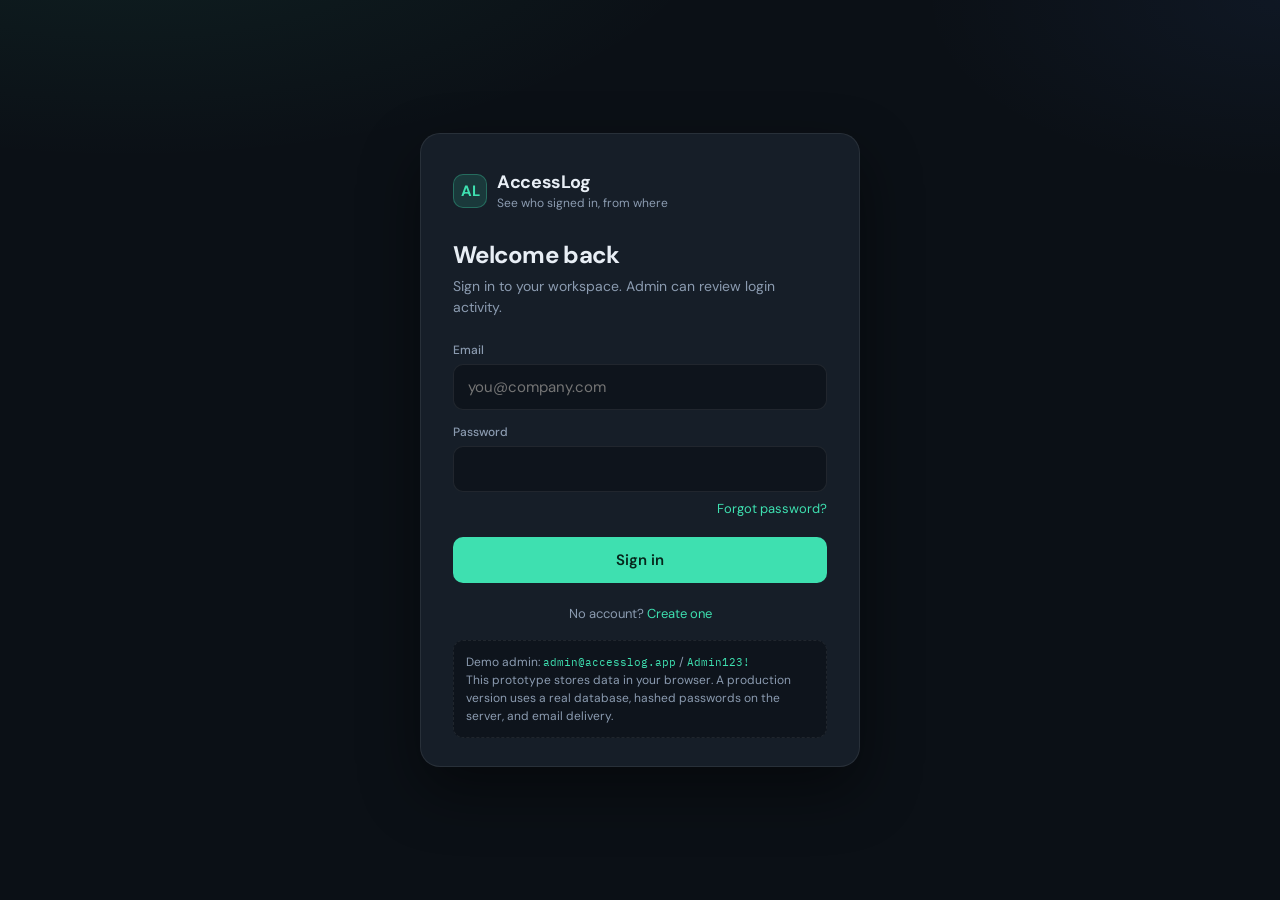
<file: index.html>
<!DOCTYPE html>
<html lang="en">
<head>
  <meta charset="UTF-8" />
  <meta name="viewport" content="width=device-width, initial-scale=1" />
  <title>Sign in · AccessLog</title>
  <link rel="preconnect" href="https://fonts.googleapis.com" />
  <link href="https://fonts.googleapis.com/css2?family=DM+Sans:wght@400;500;600;700&family=IBM+Plex+Mono:wght@400;500&display=swap" rel="stylesheet" />
  <link rel="stylesheet" href="css/style.css" />
</head>
<body>
  <div class="wrap">
    <div class="auth-card">
      <div class="brand">
        <div class="logo">AL</div>
        <div>
          <h1>AccessLog</h1>
          <p>See who signed in, from where</p>
        </div>
      </div>
      <h2>Welcome back</h2>
      <p class="lede">Sign in to your workspace. Admin can review login activity.</p>
      <div id="alert" class="alert"></div>
      <form id="form">
        <label for="email">Email</label>
        <input id="email" type="email" autocomplete="username" required placeholder="you@company.com" />
        <label for="password">Password</label>
        <input id="password" type="password" autocomplete="current-password" required />
        <div class="row-between">
          <span></span>
          <a href="forgot.html" style="font-size:13px">Forgot password?</a>
        </div>
        <button class="btn" type="submit" id="submit">Sign in</button>
      </form>
      <p class="foot">No account? <a href="register.html">Create one</a></p>
      <div class="demo-note">
        Demo admin: <code>admin@accesslog.app</code> / <code>Admin123!</code><br />
        This prototype stores data in your browser. A production version uses a real database, hashed passwords on the server, and email delivery.
      </div>
    </div>
  </div>
  <script src="js/auth.js"></script>
  <script>
    if (getSession()) location.href = "dashboard.html";

    document.getElementById("form").addEventListener("submit", async (e) => {
      e.preventDefault();
      const alert = document.getElementById("alert");
      const btn = document.getElementById("submit");
      const email = document.getElementById("email").value.trim().toLowerCase();
      const password = document.getElementById("password").value;
      btn.disabled = true;
      btn.textContent = "Checking…";
      await ensureSeed();
      const users = loadUsers();
      const user = users.find(u => u.email === email);
      const hash = await sha256(password);
      const geo = await lookupGeo();
      const ok = user && user.passwordHash === hash;
      addLog({
        email,
        name: user ? user.name : "Unknown",
        success: !!ok,
        action: "login",
        ip: geo.ip,
        city: geo.city,
        region: geo.region,
        country: geo.country,
        isp: geo.isp,
        userAgent: navigator.userAgent
      });
      if (!ok) {
        showAlert(alert, "error", "Invalid email or password.");
        btn.disabled = false;
        btn.textContent = "Sign in";
        return;
      }
      setSession(user);
      location.href = user.role === "admin" ? "admin.html" : "dashboard.html";
    });
  </script>
</body>
</html>
</file>
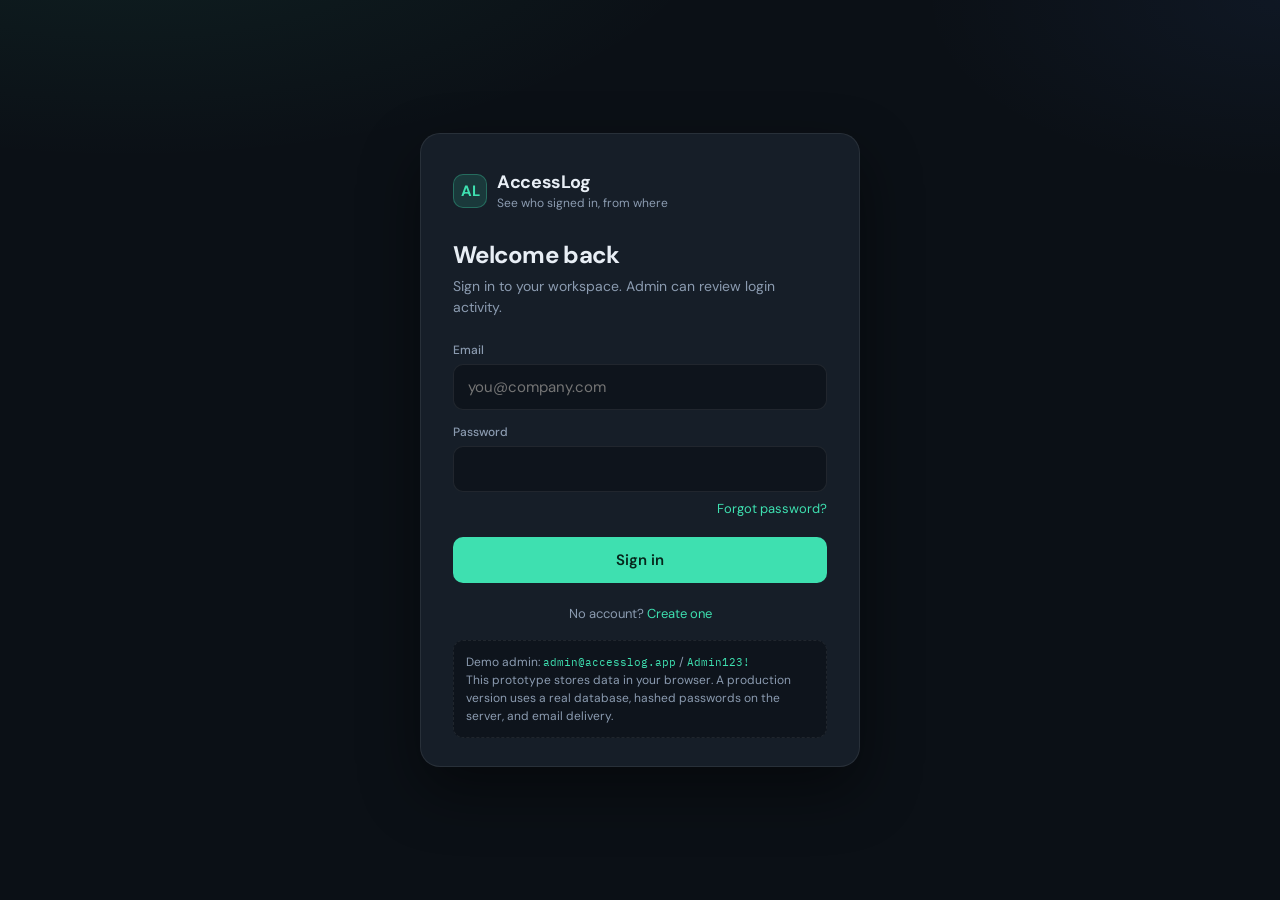
<file: admin.html>
<!DOCTYPE html>
<html lang="en">
<head>
  <meta charset="UTF-8" />
  <meta name="viewport" content="width=device-width, initial-scale=1" />
  <title>Admin · AccessLog</title>
  <link rel="preconnect" href="https://fonts.googleapis.com" />
  <link href="https://fonts.googleapis.com/css2?family=DM+Sans:wght@400;500;600;700&family=IBM+Plex+Mono:wght@400;500&display=swap" rel="stylesheet" />
  <link rel="stylesheet" href="css/style.css" />
</head>
<body>
  <div class="app">
    <aside class="sidebar">
      <div class="brand" style="margin-bottom:22px">
        <div class="logo">AL</div>
        <div>
          <h1>AccessLog</h1>
          <p>Admin</p>
        </div>
      </div>
      <nav class="nav">
        <a href="dashboard.html">Overview</a>
        <a class="active" href="admin.html">Sign-in board</a>
      </nav>
      <div class="spacer"></div>
      <button class="btn btn-ghost" id="logout" style="margin-top:0">Sign out</button>
    </aside>
    <main class="main">
      <div class="topbar">
        <div>
          <h2>Who signed in</h2>
          <p class="who">Live activity from this browser store — who, what, where, when.</p>
        </div>
        <button class="btn btn-ghost" id="clear" style="width:auto;margin:0">Clear logs</button>
      </div>
      <div class="stats">
        <div class="stat"><div class="k">Accounts</div><div class="v" id="usersN">0</div></div>
        <div class="stat"><div class="k">Events</div><div class="v" id="eventsN">0</div></div>
        <div class="stat"><div class="k">Successful logins</div><div class="v" id="okN">0</div></div>
        <div class="stat"><div class="k">Failed attempts</div><div class="v" id="failN">0</div></div>
      </div>

      <div class="panel" style="margin-bottom:18px">
        <div class="panel-h"><h3>Accounts</h3></div>
        <div id="usersWrap"></div>
      </div>

      <div class="panel">
        <div class="panel-h">
          <h3>Activity log</h3>
          <input id="filter" placeholder="Filter by email or city…" style="width:220px;padding:8px 10px;font-size:13px" />
        </div>
        <div id="logsWrap"></div>
      </div>
    </main>
  </div>
  <script src="js/auth.js"></script>
  <script>
    const session = requireAuth("admin");
    if (!session) throw new Error("redirect");
    document.getElementById("logout").onclick = () => { clearSession(); location.href = "index.html"; };
    document.getElementById("clear").onclick = () => {
      if (confirm("Clear all activity logs on this device?")) {
        saveLogs([]);
        render();
      }
    };

    function render() {
      const users = loadUsers();
      const logs = loadLogs();
      document.getElementById("usersN").textContent = users.length;
      document.getElementById("eventsN").textContent = logs.length;
      document.getElementById("okN").textContent = logs.filter(l => l.action === "login" && l.success).length;
      document.getElementById("failN").textContent = logs.filter(l => l.action === "login" && !l.success).length;

      document.getElementById("usersWrap").innerHTML = `
        <table>
          <thead><tr><th>Name</th><th>Email</th><th>Role</th><th>Created</th></tr></thead>
          <tbody>
            ${users.map(u => `<tr>
              <td>${u.name}</td>
              <td class="mono">${u.email}</td>
              <td><span class="pill ${u.role === "admin" ? "admin" : "ok"}">${u.role}</span></td>
              <td>${fmt(u.createdAt)}</td>
            </tr>`).join("")}
          </tbody>
        </table>`;

      const q = (document.getElementById("filter").value || "").toLowerCase();
      const filtered = logs.filter(l =>
        !q || (l.email || "").includes(q) || (l.city || "").toLowerCase().includes(q) || (l.country || "").toLowerCase().includes(q)
      );
      document.getElementById("logsWrap").innerHTML = filtered.length ? `
        <table>
          <thead><tr><th>When</th><th>Who</th><th>What</th><th>Status</th><th>Where</th><th>IP</th></tr></thead>
          <tbody>
            ${filtered.slice(0, 80).map(l => `<tr>
              <td>${fmt(l.ts)}</td>
              <td>${l.name || "—"}<br><span class="mono">${l.email}</span></td>
              <td>${(l.action || "").replace("_", " ")}</td>
              <td><span class="pill ${l.success ? "ok" : "fail"}">${l.success ? "ok" : "failed"}</span></td>
              <td>${[l.city, l.region, l.country].filter(Boolean).join(", ") || "—"}</td>
              <td class="mono">${l.ip || "—"}</td>
            </tr>`).join("")}
          </tbody>
        </table>` : `<div class="empty">No matching events.</div>`;
    }

    document.getElementById("filter").addEventListener("input", render);
    render();
  </script>
</body>
</html>
</file>
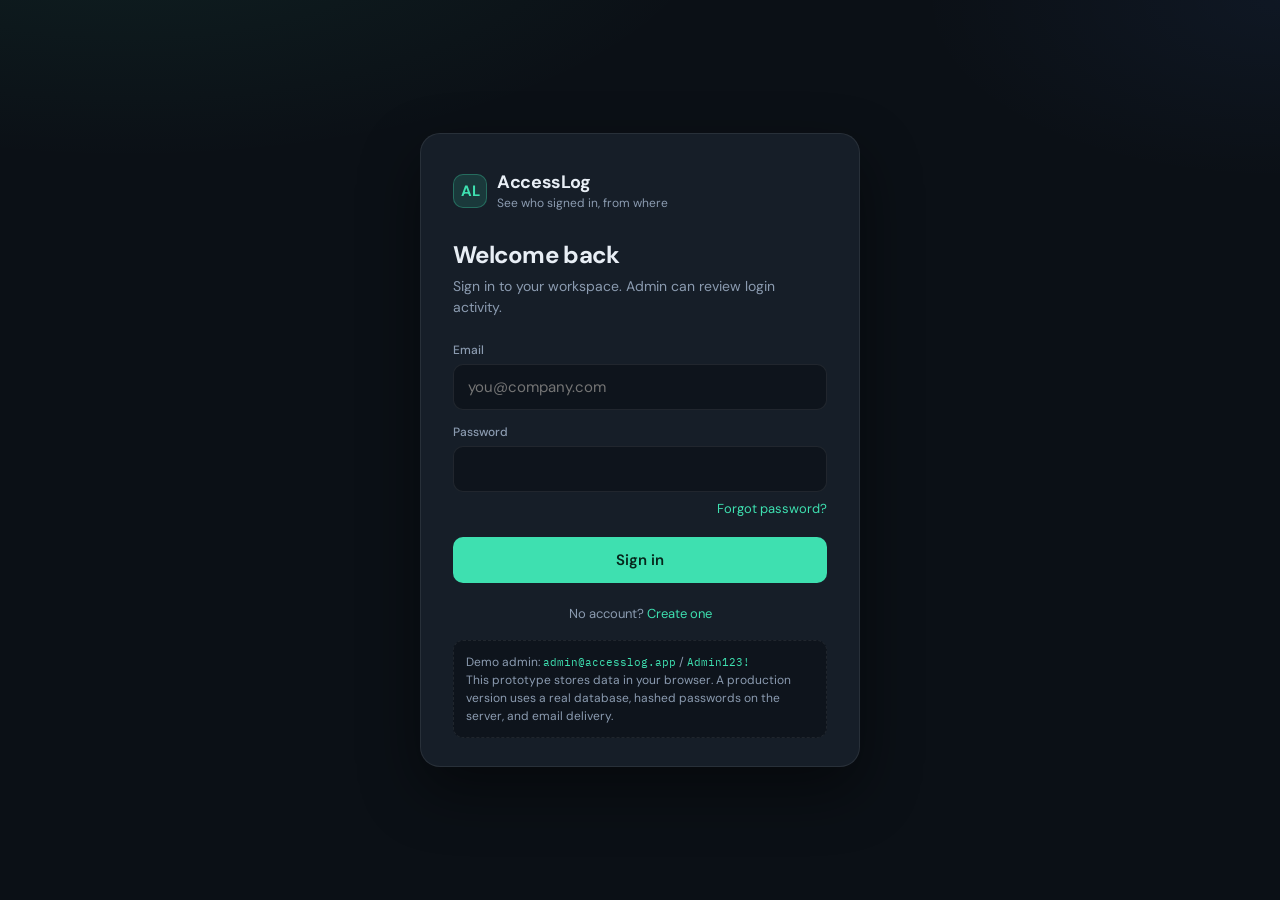
<file: dashboard.html>
<!DOCTYPE html>
<html lang="en">
<head>
  <meta charset="UTF-8" />
  <meta name="viewport" content="width=device-width, initial-scale=1" />
  <title>Dashboard · AccessLog</title>
  <link rel="preconnect" href="https://fonts.googleapis.com" />
  <link href="https://fonts.googleapis.com/css2?family=DM+Sans:wght@400;500;600;700&family=IBM+Plex+Mono:wght@400;500&display=swap" rel="stylesheet" />
  <link rel="stylesheet" href="css/style.css" />
</head>
<body>
  <div class="app">
    <aside class="sidebar">
      <div class="brand" style="margin-bottom:22px">
        <div class="logo">AL</div>
        <div>
          <h1>AccessLog</h1>
          <p>Member</p>
        </div>
      </div>
      <nav class="nav">
        <a class="active" href="dashboard.html">Overview</a>
        <a href="admin.html" id="adminLink" style="display:none">Admin board</a>
      </nav>
      <div class="spacer"></div>
      <button class="btn btn-ghost" id="logout" style="margin-top:0">Sign out</button>
    </aside>
    <main class="main">
      <div class="topbar">
        <div>
          <h2 id="hello">Dashboard</h2>
          <p class="who" id="who"></p>
        </div>
      </div>
      <div class="stats">
        <div class="stat"><div class="k">Your role</div><div class="v" id="role">—</div></div>
        <div class="stat"><div class="k">Your logins</div><div class="v" id="count">0</div></div>
        <div class="stat"><div class="k">Last location</div><div class="v" id="loc" style="font-size:16px">—</div></div>
        <div class="stat"><div class="k">Account</div><div class="v" id="since" style="font-size:16px">—</div></div>
      </div>
      <div class="panel">
        <div class="panel-h"><h3>Your recent activity</h3></div>
        <div id="tablewrap"></div>
      </div>
    </main>
  </div>
  <script src="js/auth.js"></script>
  <script>
    const session = requireAuth();
    if (!session) throw new Error("redirect");
    document.getElementById("hello").textContent = "Hello, " + session.name.split(" ")[0];
    document.getElementById("who").textContent = session.email;
    document.getElementById("role").textContent = session.role;
    if (session.role === "admin") document.getElementById("adminLink").style.display = "flex";
    document.getElementById("logout").onclick = () => { clearSession(); location.href = "index.html"; };

    const users = loadUsers();
    const me = users.find(u => u.id === session.id);
    if (me) document.getElementById("since").textContent = new Date(me.createdAt).toLocaleDateString();

    const mine = loadLogs().filter(l => l.email === session.email);
    document.getElementById("count").textContent = mine.filter(l => l.action === "login" && l.success).length;
    const last = mine[0];
    document.getElementById("loc").textContent = last ? (last.city + ", " + last.country) : "—";

    const rows = mine.slice(0, 20).map(l => `
      <tr>
        <td>${fmt(l.ts)}</td>
        <td>${l.action.replace("_", " ")}</td>
        <td><span class="pill ${l.success ? "ok" : "fail"}">${l.success ? "ok" : "failed"}</span></td>
        <td>${l.city || "—"}, ${l.country || "—"}</td>
        <td class="mono">${l.ip || "—"}</td>
      </tr>`).join("");
    document.getElementById("tablewrap").innerHTML = mine.length ? `
      <table>
        <thead><tr><th>When</th><th>What</th><th>Status</th><th>Where</th><th>IP</th></tr></thead>
        <tbody>${rows}</tbody>
      </table>` : `<div class="empty">No activity yet.</div>`;
  </script>
</body>
</html>
</file>
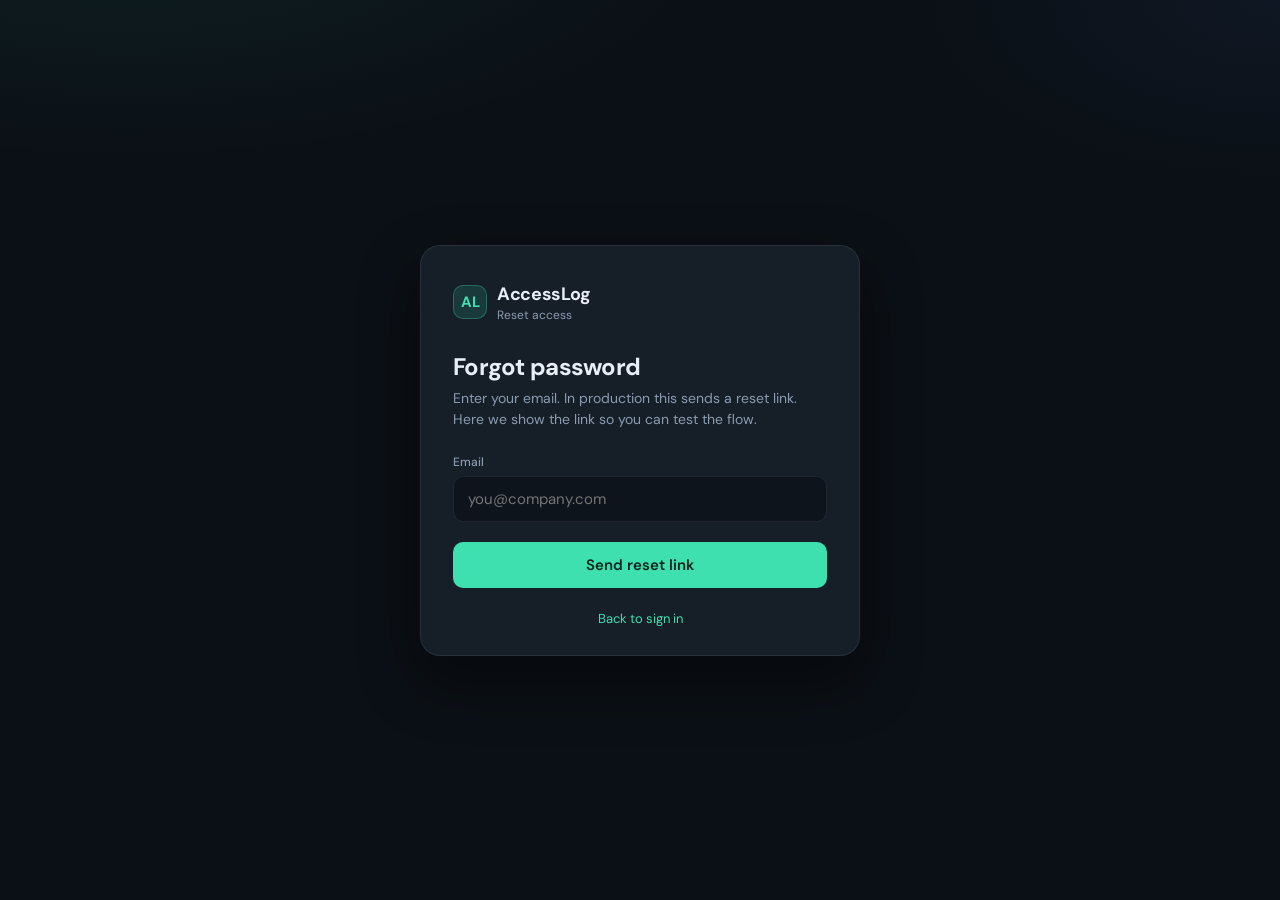
<file: forgot.html>
<!DOCTYPE html>
<html lang="en">
<head>
  <meta charset="UTF-8" />
  <meta name="viewport" content="width=device-width, initial-scale=1" />
  <title>Forgot password · AccessLog</title>
  <link rel="preconnect" href="https://fonts.googleapis.com" />
  <link href="https://fonts.googleapis.com/css2?family=DM+Sans:wght@400;500;600;700&family=IBM+Plex+Mono:wght@400;500&display=swap" rel="stylesheet" />
  <link rel="stylesheet" href="css/style.css" />
</head>
<body>
  <div class="wrap">
    <div class="auth-card">
      <div class="brand">
        <div class="logo">AL</div>
        <div>
          <h1>AccessLog</h1>
          <p>Reset access</p>
        </div>
      </div>
      <h2>Forgot password</h2>
      <p class="lede">Enter your email. In production this sends a reset link. Here we show the link so you can test the flow.</p>
      <div id="alert" class="alert"></div>
      <form id="form">
        <label for="email">Email</label>
        <input id="email" type="email" required placeholder="you@company.com" />
        <button class="btn" type="submit" id="submit">Send reset link</button>
      </form>
      <div id="linkbox" class="demo-note" style="display:none"></div>
      <p class="foot"><a href="index.html">Back to sign in</a></p>
    </div>
  </div>
  <script src="js/auth.js"></script>
  <script>
    document.getElementById("form").addEventListener("submit", async (e) => {
      e.preventDefault();
      const alert = document.getElementById("alert");
      const email = document.getElementById("email").value.trim().toLowerCase();
      await ensureSeed();
      const users = loadUsers();
      const user = users.find(u => u.email === email);
      const geo = await lookupGeo();
      addLog({
        email, name: user ? user.name : "Unknown", success: !!user,
        action: "forgot_password",
        ip: geo.ip, city: geo.city, region: geo.region, country: geo.country,
        isp: geo.isp, userAgent: navigator.userAgent
      });
      if (!user) {
        showAlert(alert, "ok", "If that email exists, a reset link was created.");
        return;
      }
      const token = Math.random().toString(36).slice(2) + Math.random().toString(36).slice(2);
      const resets = loadResets();
      resets[token] = { email, exp: Date.now() + 30 * 60 * 1000 };
      saveResets(resets);
      showAlert(alert, "ok", "Reset token created (demo). Use the link below.");
      const box = document.getElementById("linkbox");
      const href = "reset.html?token=" + encodeURIComponent(token);
      box.style.display = "block";
      box.innerHTML = "Demo reset link (would be emailed):<br><a href=\"" + href + "\">" + href + "</a><br>Expires in 30 minutes.";
    });
  </script>
</body>
</html>
</file>
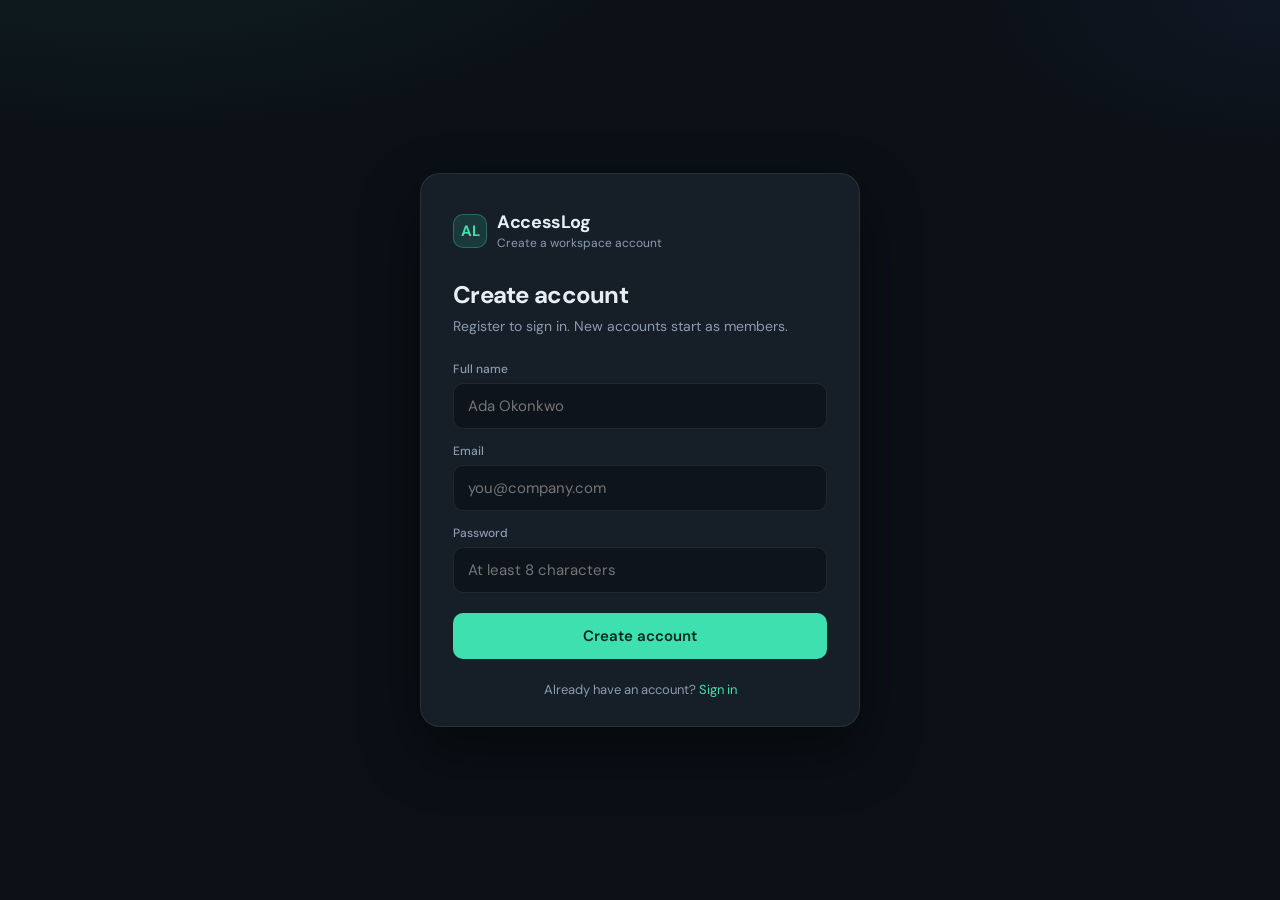
<file: register.html>
<!DOCTYPE html>
<html lang="en">
<head>
  <meta charset="UTF-8" />
  <meta name="viewport" content="width=device-width, initial-scale=1" />
  <title>Create account · AccessLog</title>
  <link rel="preconnect" href="https://fonts.googleapis.com" />
  <link href="https://fonts.googleapis.com/css2?family=DM+Sans:wght@400;500;600;700&family=IBM+Plex+Mono:wght@400;500&display=swap" rel="stylesheet" />
  <link rel="stylesheet" href="css/style.css" />
</head>
<body>
  <div class="wrap">
    <div class="auth-card">
      <div class="brand">
        <div class="logo">AL</div>
        <div>
          <h1>AccessLog</h1>
          <p>Create a workspace account</p>
        </div>
      </div>
      <h2>Create account</h2>
      <p class="lede">Register to sign in. New accounts start as members.</p>
      <div id="alert" class="alert"></div>
      <form id="form">
        <label for="name">Full name</label>
        <input id="name" required placeholder="Ada Okonkwo" />
        <label for="email">Email</label>
        <input id="email" type="email" required placeholder="you@company.com" />
        <label for="password">Password</label>
        <input id="password" type="password" minlength="8" required placeholder="At least 8 characters" />
        <button class="btn" type="submit" id="submit">Create account</button>
      </form>
      <p class="foot">Already have an account? <a href="index.html">Sign in</a></p>
    </div>
  </div>
  <script src="js/auth.js"></script>
  <script>
    document.getElementById("form").addEventListener("submit", async (e) => {
      e.preventDefault();
      const alert = document.getElementById("alert");
      const btn = document.getElementById("submit");
      const name = document.getElementById("name").value.trim();
      const email = document.getElementById("email").value.trim().toLowerCase();
      const password = document.getElementById("password").value;
      if (password.length < 8) {
        showAlert(alert, "error", "Password must be at least 8 characters.");
        return;
      }
      btn.disabled = true;
      await ensureSeed();
      const users = loadUsers();
      if (users.some(u => u.email === email)) {
        showAlert(alert, "error", "An account with that email already exists.");
        btn.disabled = false;
        return;
      }
      const user = {
        id: "u_" + Math.random().toString(36).slice(2, 10),
        name, email,
        passwordHash: await sha256(password),
        role: "member",
        createdAt: new Date().toISOString()
      };
      users.push(user);
      saveUsers(users);
      const geo = await lookupGeo();
      addLog({
        email, name, success: true, action: "register",
        ip: geo.ip, city: geo.city, region: geo.region, country: geo.country,
        isp: geo.isp, userAgent: navigator.userAgent
      });
      setSession(user);
      location.href = "dashboard.html";
    });
  </script>
</body>
</html>
</file>
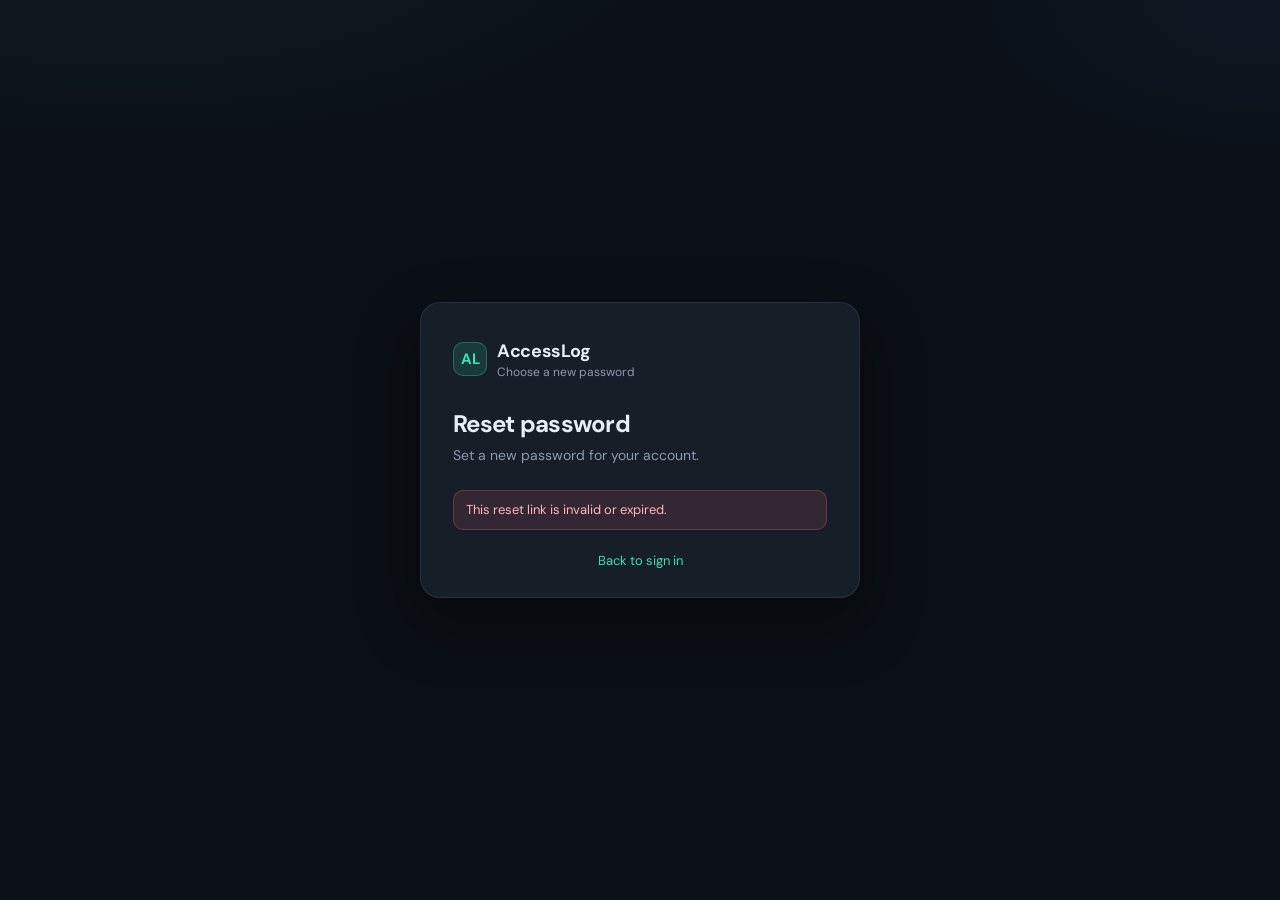
<file: reset.html>
<!DOCTYPE html>
<html lang="en">
<head>
  <meta charset="UTF-8" />
  <meta name="viewport" content="width=device-width, initial-scale=1" />
  <title>Reset password · AccessLog</title>
  <link rel="preconnect" href="https://fonts.googleapis.com" />
  <link href="https://fonts.googleapis.com/css2?family=DM+Sans:wght@400;500;600;700&family=IBM+Plex+Mono:wght@400;500&display=swap" rel="stylesheet" />
  <link rel="stylesheet" href="css/style.css" />
</head>
<body>
  <div class="wrap">
    <div class="auth-card">
      <div class="brand">
        <div class="logo">AL</div>
        <div>
          <h1>AccessLog</h1>
          <p>Choose a new password</p>
        </div>
      </div>
      <h2>Reset password</h2>
      <p class="lede">Set a new password for your account.</p>
      <div id="alert" class="alert"></div>
      <form id="form">
        <label for="password">New password</label>
        <input id="password" type="password" minlength="8" required />
        <label for="confirm">Confirm password</label>
        <input id="confirm" type="password" minlength="8" required />
        <button class="btn" type="submit">Update password</button>
      </form>
      <p class="foot"><a href="index.html">Back to sign in</a></p>
    </div>
  </div>
  <script src="js/auth.js"></script>
  <script>
    const token = new URLSearchParams(location.search).get("token") || "";
    const resets = loadResets();
    const rec = resets[token];
    if (!token || !rec || rec.exp < Date.now()) {
      showAlert(document.getElementById("alert"), "error", "This reset link is invalid or expired.");
      document.getElementById("form").style.display = "none";
    }

    document.getElementById("form").addEventListener("submit", async (e) => {
      e.preventDefault();
      const alert = document.getElementById("alert");
      const password = document.getElementById("password").value;
      const confirm = document.getElementById("confirm").value;
      if (password !== confirm) {
        showAlert(alert, "error", "Passwords do not match.");
        return;
      }
      if (password.length < 8) {
        showAlert(alert, "error", "Password must be at least 8 characters.");
        return;
      }
      const latest = loadResets();
      const r = latest[token];
      if (!r || r.exp < Date.now()) {
        showAlert(alert, "error", "This reset link is invalid or expired.");
        return;
      }
      const users = loadUsers();
      const idx = users.findIndex(u => u.email === r.email);
      if (idx === -1) {
        showAlert(alert, "error", "Account not found.");
        return;
      }
      users[idx].passwordHash = await sha256(password);
      saveUsers(users);
      delete latest[token];
      saveResets(latest);
      const geo = await lookupGeo();
      addLog({
        email: r.email, name: users[idx].name, success: true, action: "password_reset",
        ip: geo.ip, city: geo.city, region: geo.region, country: geo.country,
        isp: geo.isp, userAgent: navigator.userAgent
      });
      showAlert(alert, "ok", "Password updated. You can sign in now.");
      setTimeout(() => location.href = "index.html", 1200);
    });
  </script>
</body>
</html>
</file>
<file: css/style.css>
:root {
  --bg: #0b1016;
  --bg-elev: #121922;
  --bg-card: #161e28;
  --line: rgba(255,255,255,.08);
  --text: #e8eef5;
  --muted: #8b9bb0;
  --accent: #3ee0b0;
  --accent-dim: rgba(62,224,176,.14);
  --danger: #ff6b7a;
  --warn: #ffc857;
  --ok: #3ee0b0;
  --shadow: 0 24px 60px rgba(0,0,0,.45);
  --radius: 16px;
  --mono: "IBM Plex Mono", ui-monospace, monospace;
  --sans: "DM Sans", system-ui, sans-serif;
}

* { box-sizing: border-box; margin: 0; padding: 0; }

html, body {
  min-height: 100%;
  background: var(--bg);
  color: var(--text);
  font-family: var(--sans);
  -webkit-font-smoothing: antialiased;
}

body {
  background-image:
    radial-gradient(1200px 500px at 10% -10%, rgba(62,224,176,.08), transparent 50%),
    radial-gradient(800px 400px at 100% 0%, rgba(80,140,255,.06), transparent 45%);
}

a { color: var(--accent); text-decoration: none; }
a:hover { text-decoration: underline; }

.wrap {
  min-height: 100vh;
  display: grid;
  place-items: center;
  padding: 32px 20px;
}

.auth-card {
  width: 100%;
  max-width: 440px;
  background: var(--bg-card);
  border: 1px solid var(--line);
  border-radius: 20px;
  padding: 36px 32px 28px;
  box-shadow: var(--shadow);
}

.brand {
  display: flex;
  align-items: center;
  gap: 10px;
  margin-bottom: 28px;
}

.logo {
  width: 34px; height: 34px;
  border-radius: 10px;
  background: var(--accent-dim);
  border: 1px solid rgba(62,224,176,.3);
  display: grid; place-items: center;
  color: var(--accent);
  font-weight: 700;
  font-size: 15px;
}

.brand h1 { font-size: 18px; letter-spacing: -.02em; }
.brand p { color: var(--muted); font-size: 12px; margin-top: 1px; }

h2 { font-size: 24px; letter-spacing: -.03em; margin-bottom: 6px; }
.lede { color: var(--muted); font-size: 14px; margin-bottom: 24px; line-height: 1.5; }

label {
  display: block;
  font-size: 12px;
  color: var(--muted);
  margin: 14px 0 6px;
  font-weight: 500;
}

input, select {
  width: 100%;
  background: #0e141c;
  border: 1px solid var(--line);
  color: var(--text);
  border-radius: 10px;
  padding: 12px 14px;
  font: 15px var(--sans);
  outline: none;
}

input:focus {
  border-color: rgba(62,224,176,.5);
  box-shadow: 0 0 0 3px var(--accent-dim);
}

.row-between {
  display: flex;
  justify-content: space-between;
  align-items: center;
  margin-top: 8px;
}

.btn {
  display: inline-flex;
  align-items: center;
  justify-content: center;
  gap: 8px;
  width: 100%;
  margin-top: 20px;
  background: var(--accent);
  color: #06261c;
  border: 0;
  border-radius: 10px;
  padding: 13px 16px;
  font: 600 15px var(--sans);
  cursor: pointer;
  transition: transform .12s ease, filter .12s ease;
}

.btn:hover { filter: brightness(1.05); transform: translateY(-1px); }
.btn:disabled { opacity: .6; cursor: not-allowed; transform: none; }

.btn-ghost {
  background: transparent;
  color: var(--text);
  border: 1px solid var(--line);
}

.alert {
  display: none;
  padding: 10px 12px;
  border-radius: 10px;
  font-size: 13px;
  margin-bottom: 14px;
  line-height: 1.4;
}
.alert.show { display: block; }
.alert.error { background: rgba(255,107,122,.12); color: #ffb3bb; border: 1px solid rgba(255,107,122,.25); }
.alert.ok { background: var(--accent-dim); color: var(--accent); border: 1px solid rgba(62,224,176,.25); }
.alert.warn { background: rgba(255,200,87,.1); color: var(--warn); border: 1px solid rgba(255,200,87,.22); }

.foot {
  margin-top: 22px;
  text-align: center;
  color: var(--muted);
  font-size: 13px;
}

.demo-note {
  margin-top: 18px;
  padding: 12px;
  border-radius: 10px;
  background: #0e141c;
  border: 1px dashed var(--line);
  color: var(--muted);
  font-size: 12px;
  line-height: 1.5;
}
.demo-note code {
  font-family: var(--mono);
  color: var(--accent);
  font-size: 11px;
}

.app {
  min-height: 100vh;
  display: grid;
  grid-template-columns: 240px 1fr;
}

.sidebar {
  border-right: 1px solid var(--line);
  background: #0d131b;
  padding: 22px 16px;
  display: flex;
  flex-direction: column;
}

.nav a {
  display: flex;
  align-items: center;
  gap: 10px;
  padding: 10px 12px;
  border-radius: 10px;
  color: var(--muted);
  text-decoration: none;
  font-size: 14px;
  margin-bottom: 4px;
}
.nav a:hover { background: rgba(255,255,255,.04); color: var(--text); text-decoration: none; }
.nav a.active { background: var(--accent-dim); color: var(--accent); }

.sidebar .spacer { flex: 1; }

.main { padding: 28px 32px 48px; }
.topbar {
  display: flex;
  justify-content: space-between;
  align-items: flex-start;
  margin-bottom: 28px;
  gap: 16px;
}
.topbar h2 { margin: 0; }
.who { color: var(--muted); font-size: 13px; }

.stats {
  display: grid;
  grid-template-columns: repeat(4, 1fr);
  gap: 14px;
  margin-bottom: 24px;
}
.stat {
  background: var(--bg-card);
  border: 1px solid var(--line);
  border-radius: var(--radius);
  padding: 16px 18px;
}
.stat .k { font-size: 12px; color: var(--muted); }
.stat .v { font-size: 26px; font-weight: 650; letter-spacing: -.03em; margin-top: 6px; }

.panel {
  background: var(--bg-card);
  border: 1px solid var(--line);
  border-radius: var(--radius);
  overflow: hidden;
}
.panel-h {
  padding: 16px 18px;
  border-bottom: 1px solid var(--line);
  display: flex;
  justify-content: space-between;
  align-items: center;
}
.panel-h h3 { font-size: 15px; font-weight: 600; }

table { width: 100%; border-collapse: collapse; }
th, td {
  text-align: left;
  padding: 12px 16px;
  font-size: 13px;
  border-bottom: 1px solid var(--line);
}
th { color: var(--muted); font-weight: 500; font-size: 11px; text-transform: uppercase; letter-spacing: .06em; }
tr:last-child td { border-bottom: 0; }
td.mono { font-family: var(--mono); font-size: 12px; color: #b7c4d4; }

.pill {
  display: inline-flex;
  align-items: center;
  padding: 3px 8px;
  border-radius: 999px;
  font-size: 11px;
  font-weight: 600;
}
.pill.ok { background: var(--accent-dim); color: var(--accent); }
.pill.fail { background: rgba(255,107,122,.12); color: var(--danger); }
.pill.admin { background: rgba(80,140,255,.15); color: #8ab4ff; }

.empty {
  padding: 36px 16px;
  text-align: center;
  color: var(--muted);
  font-size: 14px;
}

@media (max-width: 900px) {
  .app { grid-template-columns: 1fr; }
  .sidebar { flex-direction: row; flex-wrap: wrap; gap: 8px; align-items: center; }
  .nav { display: flex; gap: 4px; flex-wrap: wrap; }
  .sidebar .spacer { display: none; }
  .stats { grid-template-columns: 1fr 1fr; }
  .main { padding: 20px 16px 40px; }
}
</file>
